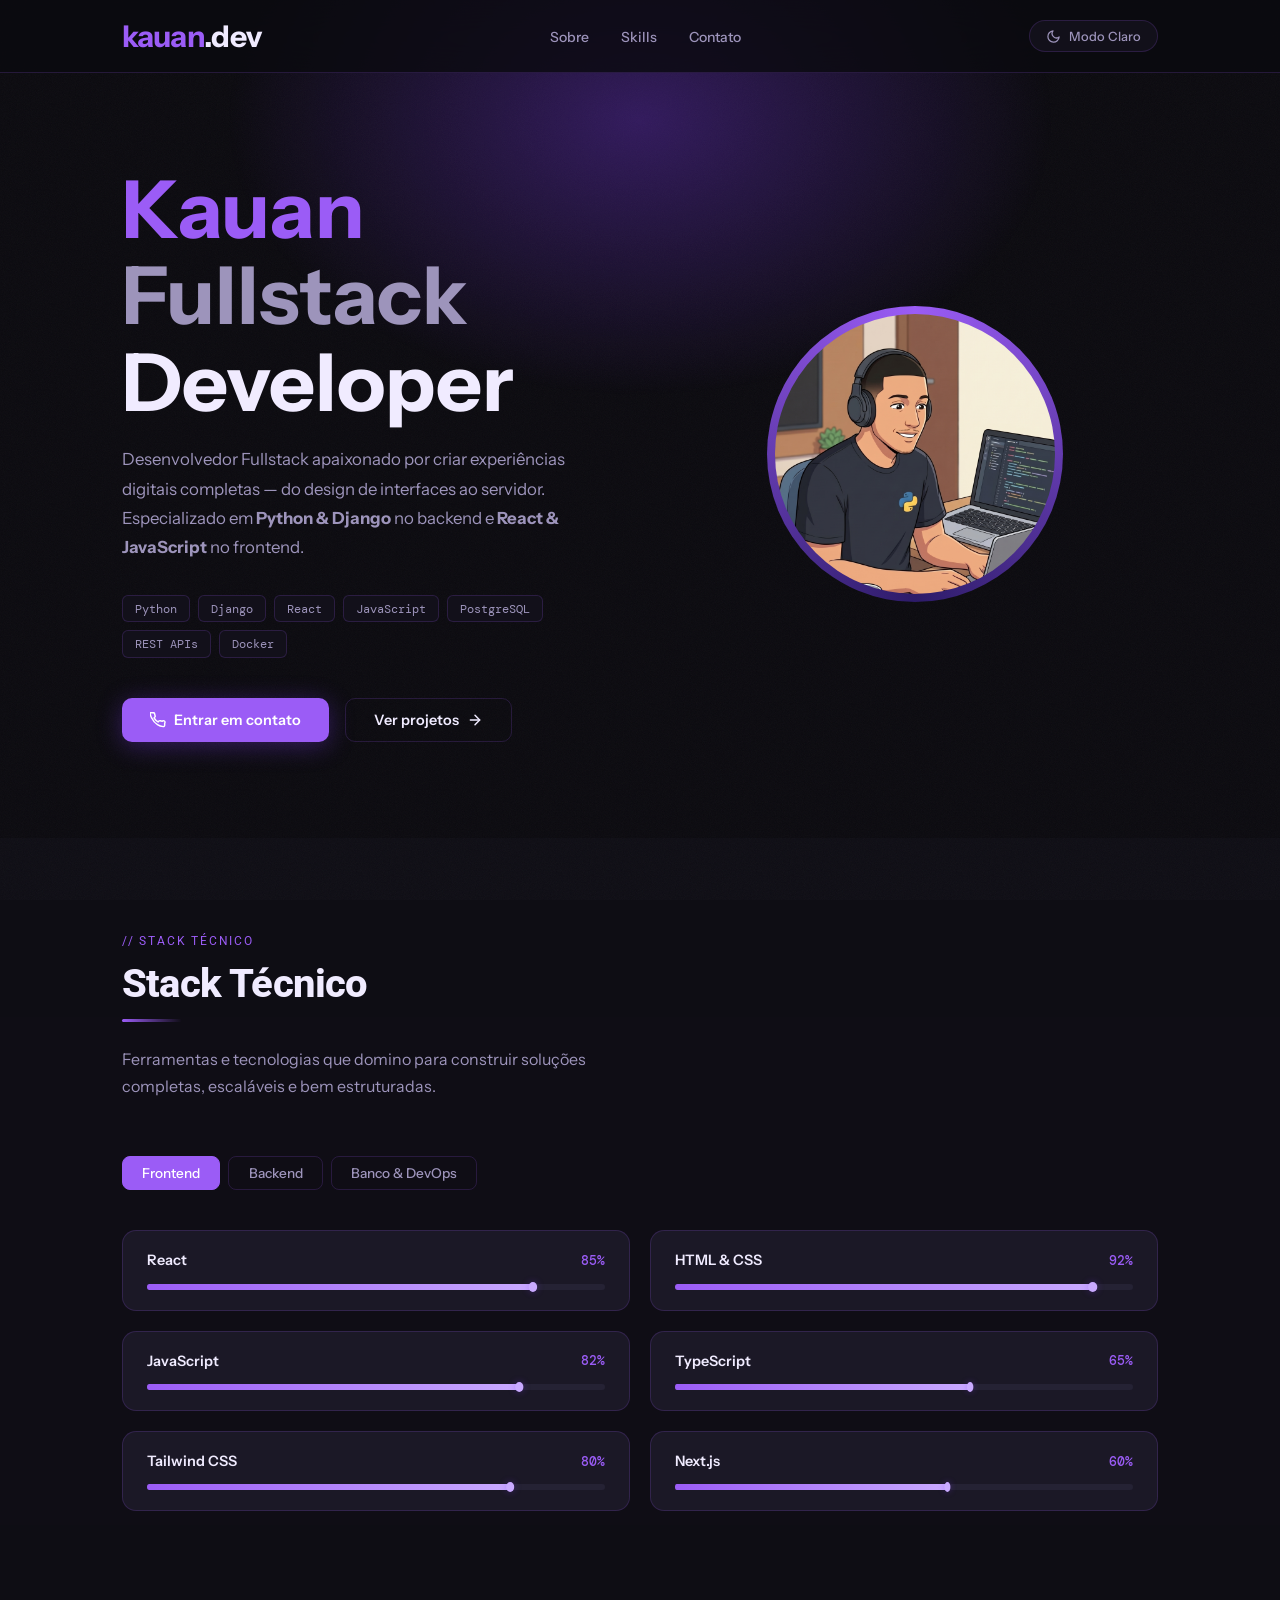
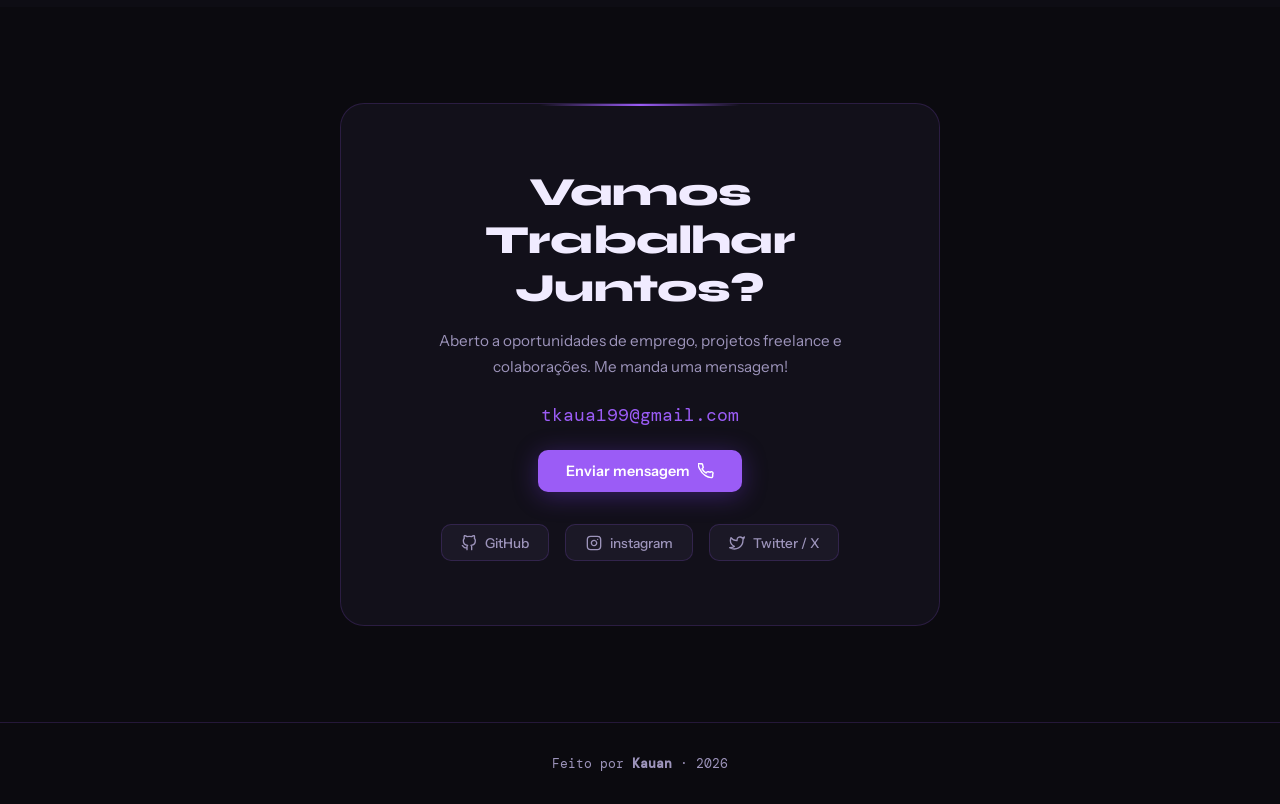
<file: index.html>
<!DOCTYPE html>
<html lang="pt-BR" data-theme="dark">
<head>
  <meta charset="UTF-8" />
  <meta name="viewport" content="width=device-width, initial-scale= 1.0" />
  <title>Kauan — Fullstack Developer</title>
  <link rel="preconnect" href="https://fonts.googleapis.com">
  <link rel="preconnect" href="https://fonts.gstatic.com" crossorigin>
  <link href="https://fonts.googleapis.com/css2?family=Roboto:ital,wght@0,100..900;1,100..900&family=Sekuya&display=swap" rel="stylesheet">
  <link rel="preconnect" href="https://fonts.googleapis.com" />
  <link rel="preconnect" href="https://fonts.gstatic.com" crossorigin />
  <link href="https://fonts.googleapis.com/css2?family=Syne:wght@400;600;700;800&family=DM+Mono:wght@300;400;500&family=Instrument+Sans:wght@400;500;600&display=swap" rel="stylesheet" />
  <link rel="stylesheet" href="style.css" />
</head>
<body>

<div class="bg-glow"></div>

<!-- NAV -->
<nav>
  <div class="nav-inner">
    <div class="nav-logo">kauan<span>.dev</span></div>
    <ul class="nav-links">
      <li><a href="#about">Sobre</a></li>
      <li><a href="#skills">Skills</a></li>
      <li><a href="#contact">Contato</a></li>
    </ul>
    <button class="theme-btn" id="themeBtn" aria-label="Alternar tema">
      <svg id="themeIcon" width="16" height="16" viewBox="0 0 24 24" fill="none" stroke="currentColor" stroke-width="2" stroke-linecap="round" stroke-linejoin="round"><path d="M21 12.79A9 9 0 1111.21 3 7 7 0 0021 12.79z"/></svg>
      <span id="themeTxt">Modo Claro</span>
    </button>
  </div>
</nav>

<!-- HERO -->
<section id="about">
  <div class="container">
    <div class="hero-grid">
      <div class="hero-text reveal">
        <h1 class="hero-title">
          <span class="accent">Kauan</span><br/>
          <span class="dim">Fullstack</span> Developer
        </h1>
        <p class="hero-desc">
          Desenvolvedor Fullstack apaixonado por criar experiências digitais completas — do design de interfaces ao servidor. Especializado em <strong>Python & Django</strong> no backend e <strong>React & JavaScript</strong> no frontend.
        </p>
        <div class="hero-stack">
          <span class="tag">Python</span>
          <span class="tag">Django</span>
          <span class="tag">React</span>
          <span class="tag">JavaScript</span>
          <span class="tag">PostgreSQL</span>
          <span class="tag">REST APIs</span>
          <span class="tag">Docker</span>
        </div>
        <div class="hero-cta">
          <a href="#contact" class="btn-primary">
            <svg width="16" height="16" viewBox="0 0 24 24" fill="none" stroke="currentColor" stroke-width="2.2" stroke-linecap="round" stroke-linejoin="round"><path d="M22 16.92v3a2 2 0 01-2.18 2 19.79 19.79 0 01-8.63-3.07A19.5 19.5 0 013.07 9.81a19.79 19.79 0 01-3.07-8.67A2 2 0 012 1h3a2 2 0 012 1.72c.13.96.36 1.9.7 2.81a2 2 0 01-.45 2.11L6.09 8.91a16 16 0 006 6l1.27-1.27a2 2 0 012.11-.45c.91.34 1.85.57 2.81.7A2 2 0 0122 16.92z"/></svg>
            Entrar em contato
          </a>
          <a href="projetos.html" class="btn-outline">
            Ver projetos
            <svg width="16" height="16" viewBox="0 0 24 24" fill="none" stroke="currentColor" stroke-width="2.2" stroke-linecap="round" stroke-linejoin="round"><line x1="5" y1="12" x2="19" y2="12"/><polyline points="12 5 19 12 12 19"/></svg>
          </a>
        </div>
      </div>

      <div class="hero-photo reveal">
        <div class="photo-frame">
          <div class="photo-ring"></div>
          <div class="photo-ring-inner"></div>
          <div class="photo-img">
            <div class="photo-placeholder">
              <img src="src/na_camisa_poe_o_simbulo_202605092242.jpeg" style="width: 280px;" alt="">
            </div>
          </div>
        </div>
      </div>
    </div>
  </div>
</section>

<!-- SKILLS -->
<section id="skills">
  <div class="container">
    <div class="reveal">
      <p class="section-label"  style="font-family: 'Roboto', sans-serif;">// stack técnico</p>
      <h2 class="section-title" style="font-family: 'Roboto', sans-serif;">Stack Técnico</h2>
      <div class="divider"></div>
      <p class="section-sub">Ferramentas e tecnologias que domino para construir soluções completas, escaláveis e bem estruturadas.</p>
    </div>

    <div class="reveal">
      <div class="skills-tabs">
        <button class="tab-btn active" data-tab="frontend">Frontend</button>
        <button class="tab-btn" data-tab="backend">Backend</button>
        <button class="tab-btn" data-tab="data">Banco & DevOps</button>
      </div>
    </div>

    <!-- Frontend -->
    <div class="tab-panel active" id="tab-frontend">
      <div class="skills-grid">
        <div class="skill-card reveal">
          <div class="skill-header">
            <div class="skill-name-row">
              <span class="skill-name">React</span>
            </div>
            <span class="skill-pct">85%</span>
          </div>
          <div class="bar-track"><div class="bar-fill" data-pct="0.85"></div></div>
        </div>
        <div class="skill-card reveal">
          <div class="skill-header">
            <div class="skill-name-row">
              
              <span class="skill-name">HTML & CSS</span>
            </div>
            <span class="skill-pct">92%</span>
          </div>
          <div class="bar-track"><div class="bar-fill" data-pct="0.92"></div></div>
        </div>
        <div class="skill-card reveal">
          <div class="skill-header">
            <div class="skill-name-row">
           
              <span class="skill-name">JavaScript</span>
            </div>
            <span class="skill-pct">82%</span>
          </div>
          <div class="bar-track"><div class="bar-fill" data-pct="0.82"></div></div>
        </div>
        <div class="skill-card reveal">
          <div class="skill-header">
            <div class="skill-name-row">
             
              <span class="skill-name">TypeScript</span>
            </div>
            <span class="skill-pct">65%</span>
          </div>
          <div class="bar-track"><div class="bar-fill" data-pct="0.65"></div></div>
        </div>
        <div class="skill-card reveal">
          <div class="skill-header">
            <div class="skill-name-row">
              
              <span class="skill-name">Tailwind CSS</span>
            </div>
            <span class="skill-pct">80%</span>
          </div>
          <div class="bar-track"><div class="bar-fill" data-pct="0.80"></div></div>
        </div>
        <div class="skill-card reveal">
          <div class="skill-header">
            <div class="skill-name-row">
             
              <span class="skill-name">Next.js</span>
            </div>
            <span class="skill-pct">60%</span>
          </div>
          <div class="bar-track"><div class="bar-fill" data-pct="0.60"></div></div>
        </div>
      </div>
    </div>

    <!-- Backend -->
    <div class="tab-panel" id="tab-backend">
      <div class="skills-grid">
        <div class="skill-card reveal">
          <div class="skill-header">
            <div class="skill-name-row">
             
              <span class="skill-name">Python</span>
            </div>
            <span class="skill-pct">90%</span>
          </div>
          <div class="bar-track"><div class="bar-fill" data-pct="0.90"></div></div>
        </div>
        <div class="skill-card reveal">
          <div class="skill-header">
            <div class="skill-name-row">
              
              <span class="skill-name">Django</span>
            </div>
            <span class="skill-pct">85%</span>
          </div>
          <div class="bar-track"><div class="bar-fill" data-pct="0.85"></div></div>
        </div>
        <div class="skill-card reveal">
          <div class="skill-header">
            <div class="skill-name-row">
              
              <span class="skill-name">FastAPI</span>
            </div>
            <span class="skill-pct">72%</span>
          </div>
          <div class="bar-track"><div class="bar-fill" data-pct="0.72"></div></div>
        </div>
        <div class="skill-card reveal">
          <div class="skill-header">
            <div class="skill-name-row">
            
              <span class="skill-name">REST APIs</span>
            </div>
            <span class="skill-pct">88%</span>
          </div>
          <div class="bar-track"><div class="bar-fill" data-pct="0.88"></div></div>
        </div>
        <div class="skill-card reveal">
          <div class="skill-header">
            <div class="skill-name-row">
             
              <span class="skill-name">Auth / JWT</span>
            </div>
            <span class="skill-pct">78%</span>
          </div>
          <div class="bar-track"><div class="bar-fill" data-pct="0.78"></div></div>
        </div>
        <div class="skill-card reveal">
          <div class="skill-header">
            <div class="skill-name-row">
          
              <span class="skill-name">Node.js</span>
            </div>
            <span class="skill-pct">55%</span>
          </div>
          <div class="bar-track"><div class="bar-fill" data-pct="0.55"></div></div>
        </div>
      </div>
    </div>

    <!-- Data & DevOps -->
    <div class="tab-panel" id="tab-data">
      <div class="skills-grid">
        <div class="skill-card reveal">
          <div class="skill-header">
            <div class="skill-name-row">
           
              <span class="skill-name">PostgreSQL</span>
            </div>
            <span class="skill-pct">82%</span>
          </div>
          <div class="bar-track"><div class="bar-fill" data-pct="0.82"></div></div>
        </div>
        <div class="skill-card reveal">
          <div class="skill-header">
            <div class="skill-name-row">
          
              <span class="skill-name">SQL</span>
            </div>
            <span class="skill-pct">80%</span>
          </div>
          <div class="bar-track"><div class="bar-fill" data-pct="0.80"></div></div>
        </div>
        <div class="skill-card reveal">
          <div class="skill-header">
            <div class="skill-name-row">
              
              <span class="skill-name">Redis</span>
            </div>
            <span class="skill-pct">60%</span>
          </div>
          <div class="bar-track"><div class="bar-fill" data-pct="0.60"></div></div>
        </div>
        <div class="skill-card reveal">
          <div class="skill-header">
            <div class="skill-name-row">
            
              <span class="skill-name">Docker</span>
            </div>
            <span class="skill-pct">70%</span>
          </div>
          <div class="bar-track"><div class="bar-fill" data-pct="0.70"></div></div>
        </div>
        <div class="skill-card reveal">
          <div class="skill-header">
            <div class="skill-name-row">
              
              <span class="skill-name">Git & GitHub</span>
            </div>
            <span class="skill-pct">88%</span>
          </div>
          <div class="bar-track"><div class="bar-fill" data-pct="0.88"></div></div>
        </div>
        <div class="skill-card reveal">
          <div class="skill-header">
            <div class="skill-name-row">
             
              <span class="skill-name">AWS / Cloud</span>
            </div>
            <span class="skill-pct">52%</span>
          </div>
          <div class="bar-track"><div class="bar-fill" data-pct="0.52"></div></div>
        </div>
      </div>
    </div>
  </div>
</section>


<!-- CONTACT -->
<section id="contact">
  <div class="container">
    <div class="contact-box reveal">
      <h2 class="section-title" style="text-align:center" font-family=" Roboto ">Vamos Trabalhar Juntos?</h2>
      <p style="color:var(--text-muted);font-size:0.95rem;line-height:1.7;max-width:420px;margin:1rem auto 0;">
        Aberto a oportunidades de emprego, projetos freelance e colaborações. Me manda uma mensagem!
      </p>
      <a href="mailto:tkaua199@gmail.com" class="contact-email">tkaua199@gmail.com</a>
      <a href="https://wa.me/5521969185198" target="_blank" class="btn-primary" style="margin:0 auto;display:inline-flex;">
        Enviar mensagem
      <svg width="16" height="16" viewBox="0 0 24 24" fill="none" stroke="currentColor" stroke-width="2.2" stroke-linecap="round" stroke-linejoin="round"><path d="M22 16.92v3a2 2 0 01-2.18 2 19.79 19.79 0 01-8.63-3.07A19.5 19.5 0 013.07 9.81a19.79 19.79 0 01-3.07-8.67A2 2 0 012 1h3a2 2 0 012 1.72c.13.96.36 1.9.7 2.81a2 2 0 01-.45 2.11L6.09 8.91a16 16 0 006 6l1.27-1.27a2 2 0 012.11-.45c.91.34 1.85.57 2.81.7A2 2 0 0122 16.92z"/></svg>
      </a>
      <div class="social-links">
        <a href="#" class="social-link">
          <svg viewBox="0 0 24 24" fill="none" stroke="currentColor" stroke-width="2" stroke-linecap="round" stroke-linejoin="round"><path d="M9 19c-5 1.5-5-2.5-7-3m14 6v-3.87a3.37 3.37 0 00-.94-2.61c3.14-.35 6.44-1.54 6.44-7A5.44 5.44 0 0020 4.77 5.07 5.07 0 0019.91 1S18.73.65 16 2.48a13.38 13.38 0 00-7 0C6.27.65 5.09 1 5.09 1A5.07 5.07 0 005 4.77a5.44 5.44 0 00-1.5 3.78c0 5.42 3.3 6.61 6.44 7A3.37 3.37 0 009 18.13V22"/></svg>
          GitHub
        </a>
        <a href="#" class="social-link">
          <svg viewBox="0 0 24 24" fill="none" stroke="currentColor" stroke-width="2" stroke-linecap="round" stroke-linejoin="round"><rect x="2" y="2" width="20" height="20" rx="5" ry="5"/><path d="M16 11.37A4 4 0 1112.63 8 4 4 0 0116 11.37z"/><line x1="17.5" y1="6.5" x2="17.51" y2="6.5"/></svg>
          instagram
        </a>
        <a href="#" class="social-link">
          <svg viewBox="0 0 24 24" fill="none" stroke="currentColor" stroke-width="2" stroke-linecap="round" stroke-linejoin="round"><path d="M23 3a10.9 10.9 0 01-3.14 1.53 4.48 4.48 0 00-7.86 3v1A10.66 10.66 0 013 4s-4 9 5 13a11.64 11.64 0 01-7 2c9 5 20 0 20-11.5a4.5 4.5 0 00-.08-.83A7.72 7.72 0 0023 3z"/></svg>
          Twitter / X
        </a>
      </div>
    </div>
  </div>
</section>

<footer>
  <p>Feito por <strong>Kauan</strong> · <span id="year"></span></p>
</footer>

<script>
  // ─── Theme toggle ───
  const root    = document.documentElement;
  const btn     = document.getElementById('themeBtn');
  const icon    = document.getElementById('themeIcon');
  const txt     = document.getElementById('themeTxt');

  const moonSVG = `<circle cx="12" cy="12" r="5"/><line x1="12" y1="1" x2="12" y2="3"/><line x1="12" y1="21" x2="12" y2="23"/><line x1="4.22" y1="4.22" x2="5.64" y2="5.64"/><line x1="18.36" y1="18.36" x2="19.78" y2="19.78"/><line x1="1" y1="12" x2="3" y2="12"/><line x1="21" y1="12" x2="23" y2="12"/><line x1="4.22" y1="19.78" x2="5.64" y2="18.36"/><line x1="18.36" y1="5.64" x2="19.78" y2="4.22"/>`;
  const sunSVG  = `<path d="M21 12.79A9 9 0 1111.21 3 7 7 0 0021 12.79z"/>`;

  btn.addEventListener('click', () => {
    const isDark = root.getAttribute('data-theme') === 'dark';
    root.setAttribute('data-theme', isDark ? 'light' : 'dark');
    icon.innerHTML = isDark ? sunSVG : moonSVG;
    txt.textContent = isDark ? 'Modo Escuro' : 'Modo Claro';
  });

  // ─── Tabs ───
  document.querySelectorAll('.tab-btn').forEach(b => {
    b.addEventListener('click', () => {
      document.querySelectorAll('.tab-btn').forEach(x => x.classList.remove('active'));
      document.querySelectorAll('.tab-panel').forEach(x => x.classList.remove('active'));
      b.classList.add('active');
      const panel = document.getElementById('tab-' + b.dataset.tab);
      panel.classList.add('active');
      // animate bars in new panel
      panel.querySelectorAll('.bar-fill').forEach(bar => {
        bar.classList.remove('animated');
        bar.style.transform = `scaleX(0)`;
        setTimeout(() => {
          bar.style.transform = `scaleX(${bar.dataset.pct})`;
          bar.classList.add('animated');
        }, 50);
      });
    });
  });

  // ─── Scroll reveal + bar animation ───
  const observer = new IntersectionObserver((entries) => {
    entries.forEach(entry => {
      if (entry.isIntersecting) {
        entry.target.classList.add('visible');
        // Animate bars inside the revealed card
        entry.target.querySelectorAll('.bar-fill').forEach(bar => {
          setTimeout(() => {
            bar.style.transform = `scaleX(${bar.dataset.pct})`;
          }, 150);
        });
        observer.unobserve(entry.target);
      }
    });
  }, { threshold: 0.15 });

  document.querySelectorAll('.reveal').forEach(el => observer.observe(el));

  // Animate bars of the initially visible tab on page load
  setTimeout(() => {
    document.querySelectorAll('#tab-frontend .bar-fill').forEach(bar => {
      bar.style.transform = `scaleX(${bar.dataset.pct})`;
    });
  }, 600);

  // ─── Year ───
  document.getElementById('year').textContent = new Date().getFullYear();
</script>
</body>
</html>
</file>
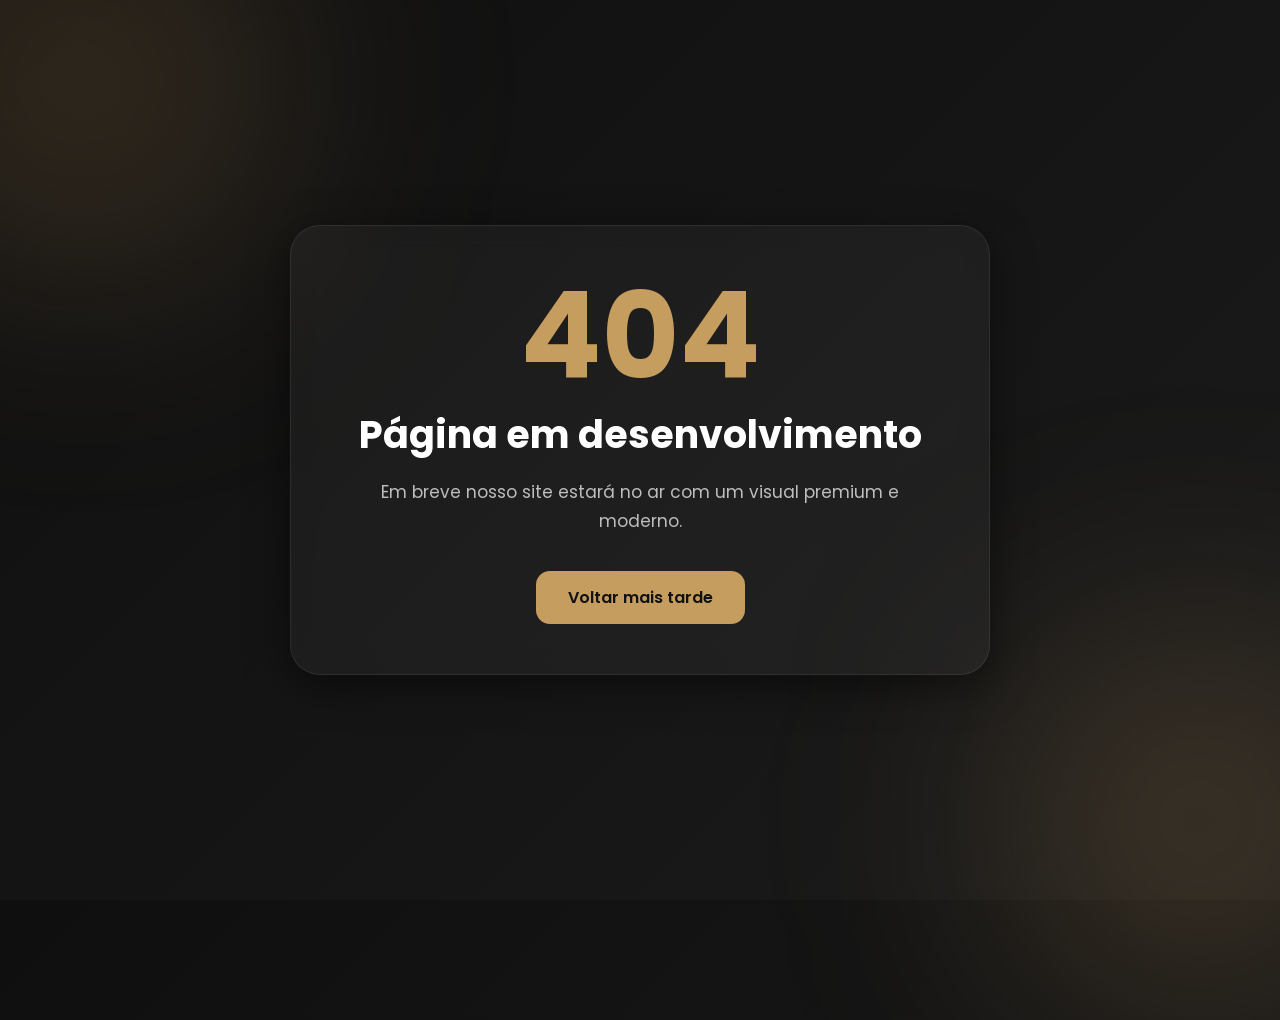
<file: projetos.html>
<!DOCTYPE html>
<html lang="pt-BR">
<head>
  <meta charset="UTF-8" />
  <meta name="viewport" content="width=device-width, initial-scale=1.0"/>
  <title>Império Barber | Em Breve</title>

  <link rel="preconnect" href="https://fonts.googleapis.com">
  <link rel="preconnect" href="https://fonts.gstatic.com" crossorigin>
  <link href="https://fonts.googleapis.com/css2?family=Poppins:wght@300;400;500;600;700&display=swap" rel="stylesheet">

  <style>
    *{
      margin:0;
      padding:0;
      box-sizing:border-box;
      font-family:'Poppins', sans-serif;
    }

    body{
      height:100vh;
      display:flex;
      align-items:center;
      justify-content:center;
      background:linear-gradient(135deg,#0f0f0f,#1b1b1b);
      overflow:hidden;
      color:white;
      position:relative;
    }

    .blur{
      position:absolute;
      width:400px;
      height:400px;
      background:#c59d5f33;
      filter:blur(120px);
      border-radius:50%;
    }

    .blur.top{
      top:-120px;
      left:-120px;
    }

    .blur.bottom{
      bottom:-120px;
      right:-120px;
    }

    .container{
      position:relative;
      z-index:2;
      width:90%;
      max-width:700px;
      padding:50px;
      border-radius:30px;
      background:rgba(255,255,255,0.04);
      border:1px solid rgba(255,255,255,0.08);
      backdrop-filter:blur(12px);
      text-align:center;
      box-shadow:0 10px 40px rgba(0,0,0,0.5);
      animation:fade 1s ease;
    }

    @keyframes fade{
      from{
        opacity:0;
        transform:translateY(20px);
      }
      to{
        opacity:1;
        transform:translateY(0);
      }
    }

    .error{
      font-size:120px;
      font-weight:700;
      color:#c59d5f;
      line-height:1;
    }

    h1{
      font-size:38px;
      margin-top:10px;
      margin-bottom:15px;
    }

    p{
      color:#bdbdbd;
      font-size:17px;
      line-height:1.7;
      margin-bottom:35px;
    }

    .btn{
      display:inline-block;
      padding:14px 32px;
      background:#c59d5f;
      color:#111;
      text-decoration:none;
      border-radius:14px;
      font-weight:600;
      transition:0.3s;
    }

    .btn:hover{
      transform:translateY(-3px);
      box-shadow:0 10px 20px rgba(197,157,95,0.3);
    }

    .footer{
      margin-top:35px;
      font-size:14px;
      color:#777;
    }

    @media(max-width:600px){

      .container{
        padding:35px 25px;
      }

      .error{
        font-size:90px;
      }

      h1{
        font-size:28px;
      }

      p{
        font-size:15px;
      }

    }
  </style>
</head>
<body>

  <div class="blur top"></div>
  <div class="blur bottom"></div>

  <div class="container">

    <div class="error">404</div>

    <h1>Página em desenvolvimento</h1>

    <p>
      Em breve nosso site estará no ar com um visual premium e moderno.
    </p>

    <a href="index.html" class="btn">Voltar mais tarde</a>

   
  </div>

</body>
</html>
</file>
<file: style.css>
/* ─── Tokens ─── */
    :root {
      --purple-50:  #f3eeff;
      --purple-100: #e4d5ff;
      --purple-200: #c9aaff;
      --purple-400: #9b5cf6;
      --purple-500: #7c3aed;
      --purple-600: #6d28d9;
      --purple-900: #2d1b69;
      --black-900: #0b0a0f;
      --black-800: #12101a;
      --black-700: #1b1826;
      --black-600: #252234;
      --black-500: #2f2b40;
      --white: #ffffff;
      --text-dim: rgba(255,255,255,0.45);
      --transition: 0.35s cubic-bezier(.4,0,.2,1);
    }

    [data-theme="dark"] {
      --bg:        var(--black-900);
      --surface:   var(--black-800);
      --surface2:  var(--black-700);
      --border:    rgba(155,92,246,0.18);
      --text:      #f0ebff;
      --text-muted:#9d94bb;
      --accent:    var(--purple-400);
      --accent2:   var(--purple-500);
      --glow:      rgba(124,58,237,0.35);
      --bar-bg:    var(--black-600);
      --card-bg:   var(--black-700);
    }
    [data-theme="light"] {
      --bg:        #f5f0ff;
      --surface:   #ffffff;
      --surface2:  #ede6ff;
      --border:    rgba(124,58,237,0.18);
      --text:      #1a1033;
      --text-muted:#5d4e8a;
      --accent:    var(--purple-600);
      --accent2:   var(--purple-500);
      --glow:      rgba(124,58,237,0.12);
      --bar-bg:    #ddd4ff;
      --card-bg:   #ffffff;
    }

    /* ─── Reset ─── */
    *, *::before, *::after { box-sizing: border-box; margin: 0; padding: 0; }
    html { scroll-behavior: smooth; }
    body {
      font-family: 'Instrument Sans', sans-serif;
      background: var(--bg);
      color: var(--text);
      transition: background var(--transition), color var(--transition);
      overflow-x: hidden;
    }
    a { color: inherit; text-decoration: none; }

    /* ─── Noise texture overlay ─── */
    body::before {
      content: '';
      position: fixed; inset: 0; z-index: 0;
      background-image: url("data:image/svg+xml,%3Csvg viewBox='0 0 256 256' xmlns='http://www.w3.org/2000/svg'%3E%3Cfilter id='n'%3E%3CfeTurbulence type='fractalNoise' baseFrequency='0.9' numOctaves='4' stitchTiles='stitch'/%3E%3C/filter%3E%3Crect width='100%25' height='100%25' filter='url(%23n)' opacity='0.04'/%3E%3C/svg%3E");
      background-size: 200px 200px;
      pointer-events: none;
    }

    /* ─── Grid glow bg ─── */
    .bg-glow {
      position: fixed; top: -20%; left: 50%; transform: translateX(-50%);
      width: 900px; height: 600px;
      background: radial-gradient(ellipse at center, var(--glow) 0%, transparent 65%);
      pointer-events: none; z-index: 0;
      transition: background var(--transition);
    }

    /* ─── Layout ─── */
    .container {
      max-width: 1100px;
      margin: 0 auto;
      padding: 0 2rem;
      position: relative; z-index: 1;
    }

    /* ─── NAV ─── */
    nav {
      position: fixed; top: 0; width: 100%; z-index: 100;
      background: color-mix(in srgb, var(--bg) 80%, transparent);
      backdrop-filter: blur(20px);
      border-bottom: 1px solid var(--border);
      transition: background var(--transition), border-color var(--transition);
    }
    .nav-inner {
      display: flex; align-items: center; justify-content: space-between;
      max-width: 1100px; margin: 0 auto; padding: 1.1rem 2rem;
    }
    .nav-logo {
      font-family:  sans-serif "Roboto", sans-serif;
      font-weight: 800;
      font-size: 30px;
      letter-spacing: -0.02em;
      color: var(--accent);
    }
    .nav-logo span { color: var(--text); }
    .nav-links {
      display: flex; gap: 2rem;
      list-style: none;
    }
    .nav-links a {
      font-size: 0.875rem; font-weight: 500;
      color: var(--text-muted);
      transition: color var(--transition);
    }
    .nav-links a:hover { color: var(--accent); }

    /* ─── Theme Toggle ─── */
    .theme-btn {
      display: flex; align-items: center; gap: 0.5rem;
      padding: 0.45rem 1rem;
      border-radius: 99px;
      border: 1px solid var(--border);
      background: var(--surface);
      color: var(--text-muted);
      font-size: 0.8rem; font-weight: 500;
      cursor: pointer;
      transition: all var(--transition);
      font-family: 'Instrument Sans', sans-serif;
    }
    .theme-btn:hover {
      border-color: var(--accent);
      color: var(--accent);
      background: color-mix(in srgb, var(--accent) 8%, var(--surface));
    }
    .theme-btn svg { width: 15px; height: 15px; flex-shrink: 0; }

    /* ─── HERO ─── */
    #hero {
  
      min-height: 100vh;
      display: flex; align-items: center;
      padding-top: 5rem;
    }
    .hero-grid {
      margin-top:70px;
      display: grid;
      grid-template-columns: 1fr 1fr;
      gap: 4rem;
      align-items: center;
      width: 100%;
    }
    .hero-text { order: 1; }
    .hero-photo { order: 2; display: flex; justify-content: center; }

    .hero-badge {
      display: inline-flex; align-items: center; gap: 0.5rem;
      padding: 0.35rem 0.9rem;
      border-radius: 99px;
      border: 1px solid var(--border);
      background: color-mix(in srgb, var(--accent) 10%, transparent);
      font-size: 0.78rem; font-weight: 500;
      color: var(--accent);
      margin-bottom: 1.5rem;
      letter-spacing: 0.04em;
      text-transform: uppercase;
    }
    .dot-pulse {
      width: 7px; height: 7px;
      border-radius: 50%;
      background: #22c55e;
      animation: pulse 2s infinite;
    }
    @keyframes pulse {
      0%, 100% { opacity: 1; transform: scale(1); }
      50%       { opacity: 0.4; transform: scale(0.85); }
    }

    .hero-title {
      font-family:  sans-serif "Roboto", sans-serif;
      font-size: 80px;
      font-weight: 900;
      line-height: 1.08;
      margin-bottom: 1.25rem;
    }
    .hero-title .accent { color: var(--accent); }
    .hero-title .dim { color: var(--text-muted); }

    .hero-desc {
      font-size: 1.05rem;
      color: var(--text-muted);
      line-height: 1.75;
      max-width: 480px;
      margin-bottom: 2rem;
    }

    .hero-stack {
      display: flex; flex-wrap: wrap; gap: 0.5rem;
      margin-bottom: 2.5rem;
    }
    .tag {
      padding: 0.3rem 0.75rem;
      border-radius: 6px;
      border: 1px solid var(--border);
      background: var(--surface);
      font-family: 'DM Mono', monospace;
      font-size: 0.78rem;
      color: var(--text-muted);
      transition: all var(--transition);
    }
    .tag:hover {
      border-color: var(--accent);
      color: var(--accent);
      background: color-mix(in srgb, var(--accent) 8%, var(--surface));
    }

    .hero-cta {
      display: flex; gap: 1rem; flex-wrap: wrap;
    }
    .btn-primary {
      display: inline-flex; align-items: center; gap: 0.5rem;
      padding: 0.75rem 1.75rem;
      border-radius: 10px;
      background: var(--accent);
      color: #fff;
      font-weight: 600; font-size: 0.9rem;
      border: none; cursor: pointer;
      transition: all var(--transition);
      font-family: 'Instrument Sans', sans-serif;
      box-shadow: 0 4px 24px var(--glow);
    }
    .btn-primary:hover {
      background: var(--accent2);
      transform: translateY(-2px);
      box-shadow: 0 8px 32px var(--glow);
    }
    .btn-outline {
      display: inline-flex; align-items: center; gap: 0.5rem;
      padding: 0.75rem 1.75rem;
      border-radius: 10px;
      border: 1px solid var(--border);
      background: transparent;
      color: var(--text);
      font-weight: 600; font-size: 0.9rem;
      cursor: pointer;
      transition: all var(--transition);
      font-family: 'Instrument Sans', sans-serif;
    }
    .btn-outline:hover {
      border-color: var(--accent);
      color: var(--accent);
      transform: translateY(-2px);
    }

    /* Photo */
    .photo-frame {
      position: relative;
      width: 280px; height: 280px;
    }
    .photo-ring {
      position: absolute; inset: -8px;
      border-radius: 50%;
      background: conic-gradient(var(--accent), var(--purple-900), var(--accent));
      animation: spin 6s linear infinite;
    }
    @keyframes spin { to { transform: rotate(360deg); } }
    .photo-ring-inner {
      position: absolute; inset: 3px;
      border-radius: 50%;
      background: var(--bg);
      transition: background var(--transition);
    }
    .photo-img {
      position: absolute; inset: 0;
      border-radius: 50%;
      overflow: hidden;
      display: flex; align-items: center; justify-content: center;
      background: var(--surface2);
    }
    .photo-placeholder {
      width: 100%; height: 100%;
      display: flex; flex-direction: column;
      align-items: center; justify-content: center;
      gap: 0.5rem;
      color: var(--text-muted);
      font-size: 0.78rem; text-align: center;
      padding: 1rem;
    }
    .photo-placeholder svg { width: 52px; height: 52px; opacity: 0.4; }
    .photo-floating {
      position: absolute;
      padding: 0.45rem 0.85rem;
      border-radius: 8px;
      background: var(--surface);
      border: 1px solid var(--border);
      font-family: 'DM Mono', monospace;
      font-size: 0.72rem;
      color: var(--accent);
      box-shadow: 0 4px 20px rgba(0,0,0,0.3);
      white-space: nowrap;
    }
    .float-1 { bottom: 10px; left: -30px; animation: float 3s ease-in-out infinite; }
    .float-2 { top: 20px; right: -25px; animation: float 3s ease-in-out infinite 1.5s; }
    @keyframes float {
      0%, 100% { transform: translateY(0); }
      50%       { transform: translateY(-8px); }
    }

    /* ─── SECTIONS ─── */
    section { padding: 6rem 0; }
    .section-label {
      font-family: 'DM Mono', monospace;
      font-size: 0.75rem;
      color: var(--accent);
      letter-spacing: 0.15em;
      text-transform: uppercase;
      margin-bottom: 0.75rem;
    }
    .section-title {
      font-family: 'Syne', sans-serif;
      font-size: clamp(1.8rem, 3.5vw, 2.5rem);
      font-weight: 800;
      letter-spacing: -0.02em;
      margin-bottom: 0.75rem;
    }
    .section-sub {
      color: var(--text-muted);
      font-size: 1rem;
      line-height: 1.7;
      max-width: 540px;
      margin-bottom: 3.5rem;
    }
    .divider {
      width: 60px; height: 3px;
      background: linear-gradient(90deg, var(--accent), transparent);
      border-radius: 2px;
      margin-bottom: 1.5rem;
    }

    /* ─── SKILLS ─── */
    #skills { background: color-mix(in srgb, var(--surface) 50%, transparent); }
    .skills-tabs {
      display: flex; gap: 0.5rem;
      margin-bottom: 2.5rem;
      flex-wrap: wrap;
    }
    .tab-btn {
      padding: 0.5rem 1.2rem;
      border-radius: 8px;
      border: 1px solid var(--border);
      background: transparent;
      color: var(--text-muted);
      font-family: 'Instrument Sans', sans-serif;
      font-size: 0.85rem; font-weight: 500;
      cursor: pointer;
      transition: all var(--transition);
    }
    .tab-btn.active, .tab-btn:hover {
      background: var(--accent);
      border-color: var(--accent);
      color: #fff;
    }

    .skills-grid {
      display: grid;
      grid-template-columns: 1fr 1fr;
      gap: 1.25rem;
    }

    .skill-card {
      background: var(--card-bg);
      border: 1px solid var(--border);
      border-radius: 14px;
      padding: 1.25rem 1.5rem;
      transition: all var(--transition);
    }
    .skill-card:hover {
      border-color: var(--accent);
      transform: translateY(-2px);
      box-shadow: 0 8px 30px var(--glow);
    }

    .skill-header {
      display: flex; align-items: center;
      justify-content: space-between;
      margin-bottom: 0.9rem;
    }
    .skill-name-row {
      display: flex; align-items: center; gap: 0.6rem;
    }
    .skill-icon {
      width: 30px; height: 30px;
      border-radius: 7px;
      background: color-mix(in srgb, var(--accent) 15%, var(--surface2));
      display: flex; align-items: center; justify-content: center;
      font-size: 0.9rem;
    }
    .skill-name {
      font-weight: 600; font-size: 0.9rem;
    }
    .skill-pct {
      font-family: 'DM Mono', monospace;
      font-size: 0.8rem;
      color: var(--accent);
      font-weight: 500;
    }
    .bar-track {
      height: 6px;
      border-radius: 99px;
      background: var(--bar-bg);
      overflow: visible;
    }
    .bar-fill {
      height: 100%;
      border-radius: 99px;
      background: linear-gradient(90deg, var(--accent), var(--purple-200));
      transform-origin: left;
      transform: scaleX(0);
      transition: transform 1.2s cubic-bezier(.4,0,.2,1);
      position: relative;
    }
    .bar-fill::after {
      content: '';
      position: absolute; right: -1px; top: 50%; transform: translateY(-50%);
      width: 10px; height: 10px;
      border-radius: 50%;
      background: var(--purple-200);
      box-shadow: 0 0 8px var(--glow);
    }
    .bar-fill.animated { transform: scaleX(1); }

    /* Tab panels */
    .tab-panel { display: none; }
    .tab-panel.active { display: block; }

    /* ─── PROJECTS ─── */
    .projects-grid {
      display: grid;
      grid-template-columns: repeat(3, 1fr);
      gap: 1.5rem;
    }
    .project-card {
      background: var(--card-bg);
      border: 1px solid var(--border);
      border-radius: 16px;
      overflow: hidden;
      transition: all var(--transition);
      display: flex; flex-direction: column;
    }
    .project-card:hover {
      border-color: var(--accent);
      transform: translateY(-4px);
      box-shadow: 0 12px 40px var(--glow);
    }
    .project-thumb {
      height: 150px;
      background: linear-gradient(135deg, var(--purple-900) 0%, var(--black-700) 100%);
      display: flex; align-items: center; justify-content: center;
      font-size: 2.5rem;
      position: relative; overflow: hidden;
    }
    .project-thumb::before {
      content: '';
      position: absolute; inset: 0;
      background: linear-gradient(135deg, var(--accent) 0%, transparent 60%);
      opacity: 0.15;
    }
    .project-body { padding: 1.25rem; flex: 1; display: flex; flex-direction: column; }
    .project-status {
      display: inline-flex; align-items: center; gap: 0.4rem;
      font-size: 0.72rem; font-weight: 500;
      color: var(--text-muted);
      margin-bottom: 0.65rem;
      text-transform: uppercase; letter-spacing: 0.05em;
      font-family: 'DM Mono', monospace;
    }
    .project-title {
      font-family: 'Syne', sans-serif;
      font-weight: 700; font-size: 1.05rem;
      margin-bottom: 0.6rem;
    }
    .project-desc {
      font-size: 0.855rem;
      color: var(--text-muted);
      line-height: 1.65;
      flex: 1;
      margin-bottom: 1rem;
    }
    .project-tags {
      display: flex; flex-wrap: wrap; gap: 0.4rem;
      margin-bottom: 1rem;
    }
    .project-tag {
      padding: 0.2rem 0.6rem;
      border-radius: 5px;
      background: color-mix(in srgb, var(--accent) 12%, transparent);
      font-family: 'DM Mono', monospace;
      font-size: 0.7rem; color: var(--accent);
      border: 1px solid color-mix(in srgb, var(--accent) 25%, transparent);
    }
    .project-links {
      display: flex; gap: 0.75rem;
      margin-top: auto;
    }
    .project-link {
      display: inline-flex; align-items: center; gap: 0.4rem;
      font-size: 0.8rem; font-weight: 500;
      color: var(--text-muted);
      transition: color var(--transition);
    }
    .project-link:hover { color: var(--accent); }
    .project-link svg { width: 14px; height: 14px; }

    .add-project-card {
      border: 2px dashed var(--border);
      border-radius: 16px;
      display: flex; flex-direction: column;
      align-items: center; justify-content: center;
      gap: 0.75rem;
      min-height: 280px;
      color: var(--text-muted);
      font-size: 0.9rem;
      cursor: pointer;
      transition: all var(--transition);
      background: transparent;
    }
    .add-project-card:hover {
      border-color: var(--accent);
      color: var(--accent);
      background: color-mix(in srgb, var(--accent) 5%, transparent);
    }
    .add-project-card svg { width: 32px; height: 32px; opacity: 0.5; }

    /* ─── CONTACT ─── */
    #contact { text-align: center; }
    .contact-box {
      background: var(--surface);
      border: 1px solid var(--border);
      border-radius: 24px;
      padding: 4rem 2rem;
      max-width: 600px; margin: 0 auto;
      position: relative; overflow: hidden;
    }
    .contact-box::before {
      content: '';
      position: absolute; top: 0; left: 50%; transform: translateX(-50%);
      width: 200px; height: 2px;
      background: linear-gradient(90deg, transparent, var(--accent), transparent);
    }
    .contact-email {
      font-family: 'DM Mono', monospace;
      font-size: 1.1rem;
      color: var(--accent);
      display: block; margin: 1.5rem auto;
      transition: opacity var(--transition);
    }
    .contact-email:hover { opacity: 0.7; }
    .social-links {
      display: flex; gap: 1rem; justify-content: center; flex-wrap: wrap;
      margin-top: 2rem;
    }
    .social-link {
      display: flex; align-items: center; gap: 0.5rem;
      padding: 0.6rem 1.2rem;
      border-radius: 10px;
      border: 1px solid var(--border);
      background: var(--surface2);
      color: var(--text-muted);
      font-size: 0.85rem; font-weight: 500;
      transition: all var(--transition);
    }
    .social-link:hover {
      border-color: var(--accent);
      color: var(--accent);
      transform: translateY(-2px);
    }
    .social-link svg { width: 16px; height: 16px; }

    /* ─── FOOTER ─── */
    footer {
      border-top: 1px solid var(--border);
      padding: 2rem;
      text-align: center;
      color: var(--text-muted);
      font-size: 0.82rem;
      font-family: 'DM Mono', monospace;
      position: relative; z-index: 1;
    }

    /* ─── Responsive ─── */
    @media (max-width: 768px) {
      .hero-grid { grid-template-columns: 1fr; gap: 2.5rem; }
      .hero-text { order: 2; }
      .hero-photo { order: 1; }
      .photo-frame { width: 200px; height: 200px; }
      .skills-grid { grid-template-columns: 1fr; }
      .projects-grid { grid-template-columns: 1fr; }
      .nav-links { display: none; }
    }

    /* ─── Scroll reveal ─── */
    .reveal {
      opacity: 0; transform: translateY(28px);
      transition: opacity 0.7s ease, transform 0.7s ease;
    }
    .reveal.visible { opacity: 1; transform: translateY(0);}
</file>
